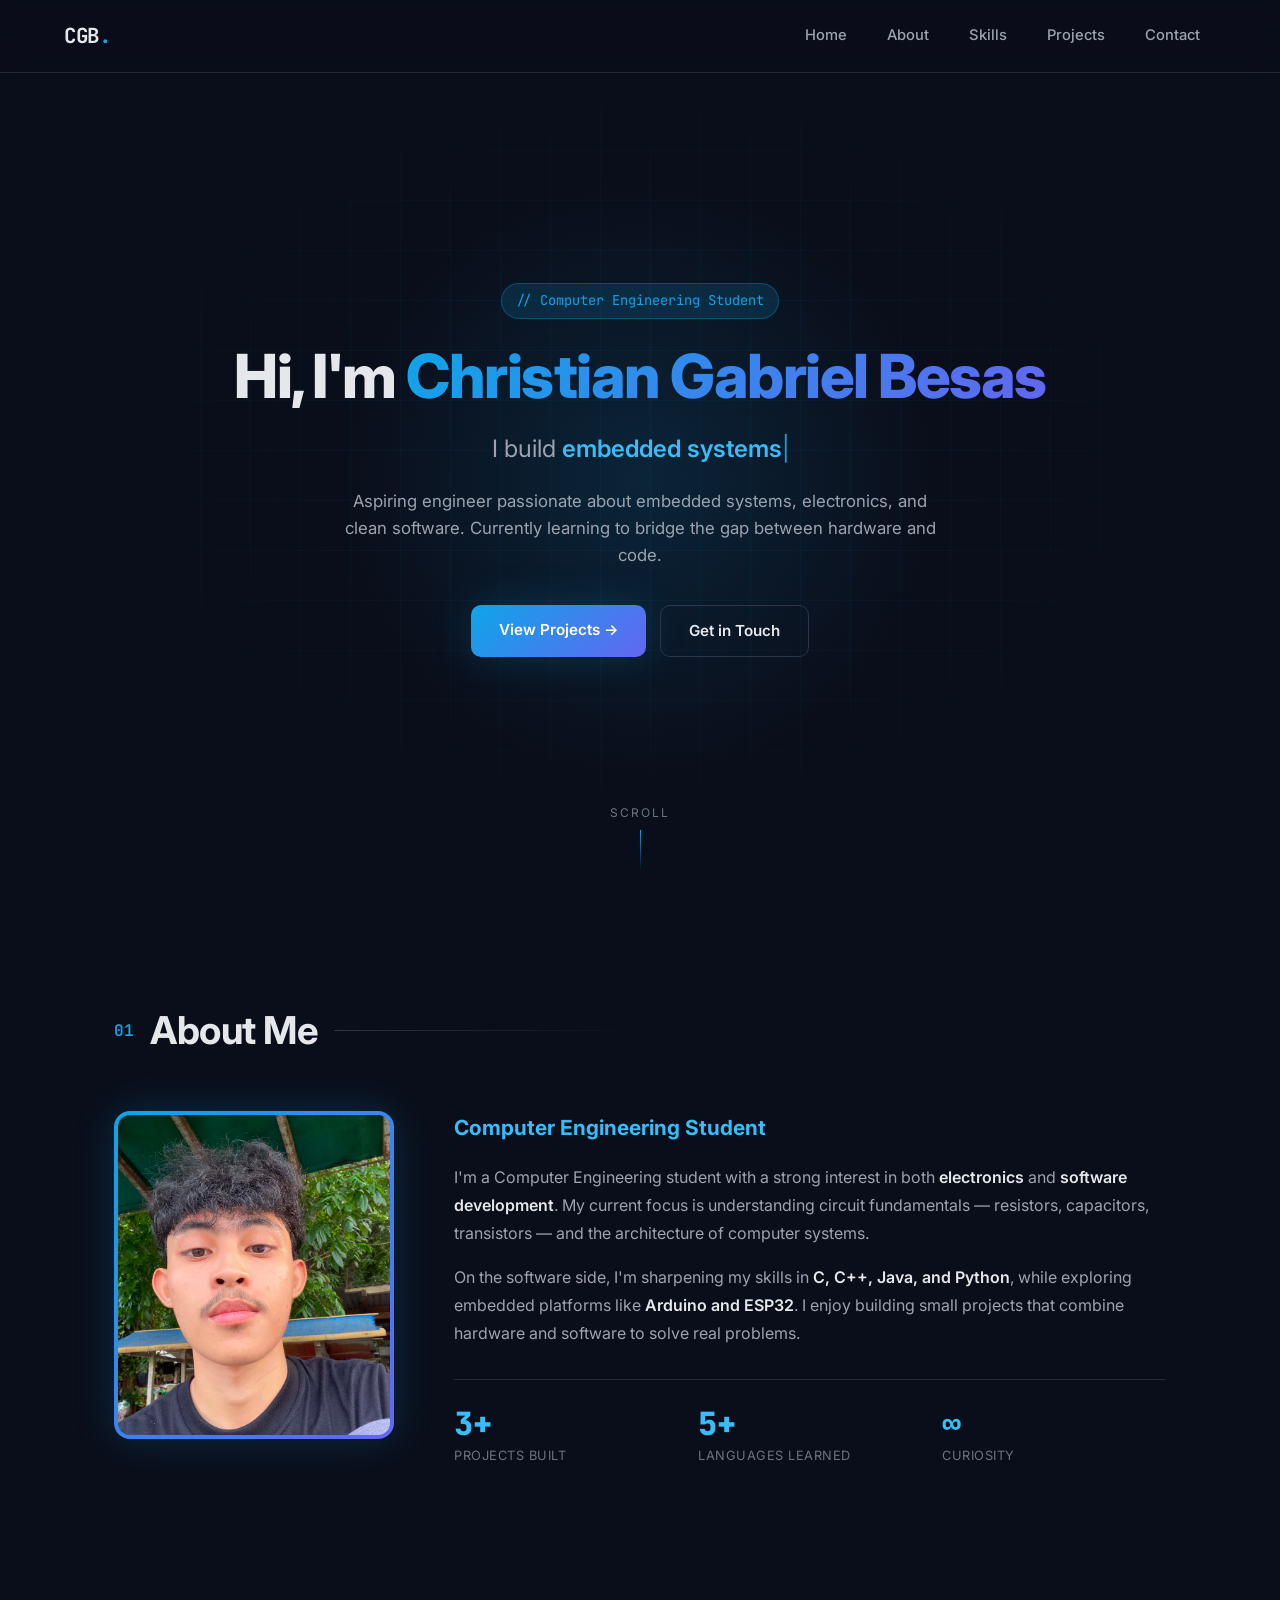
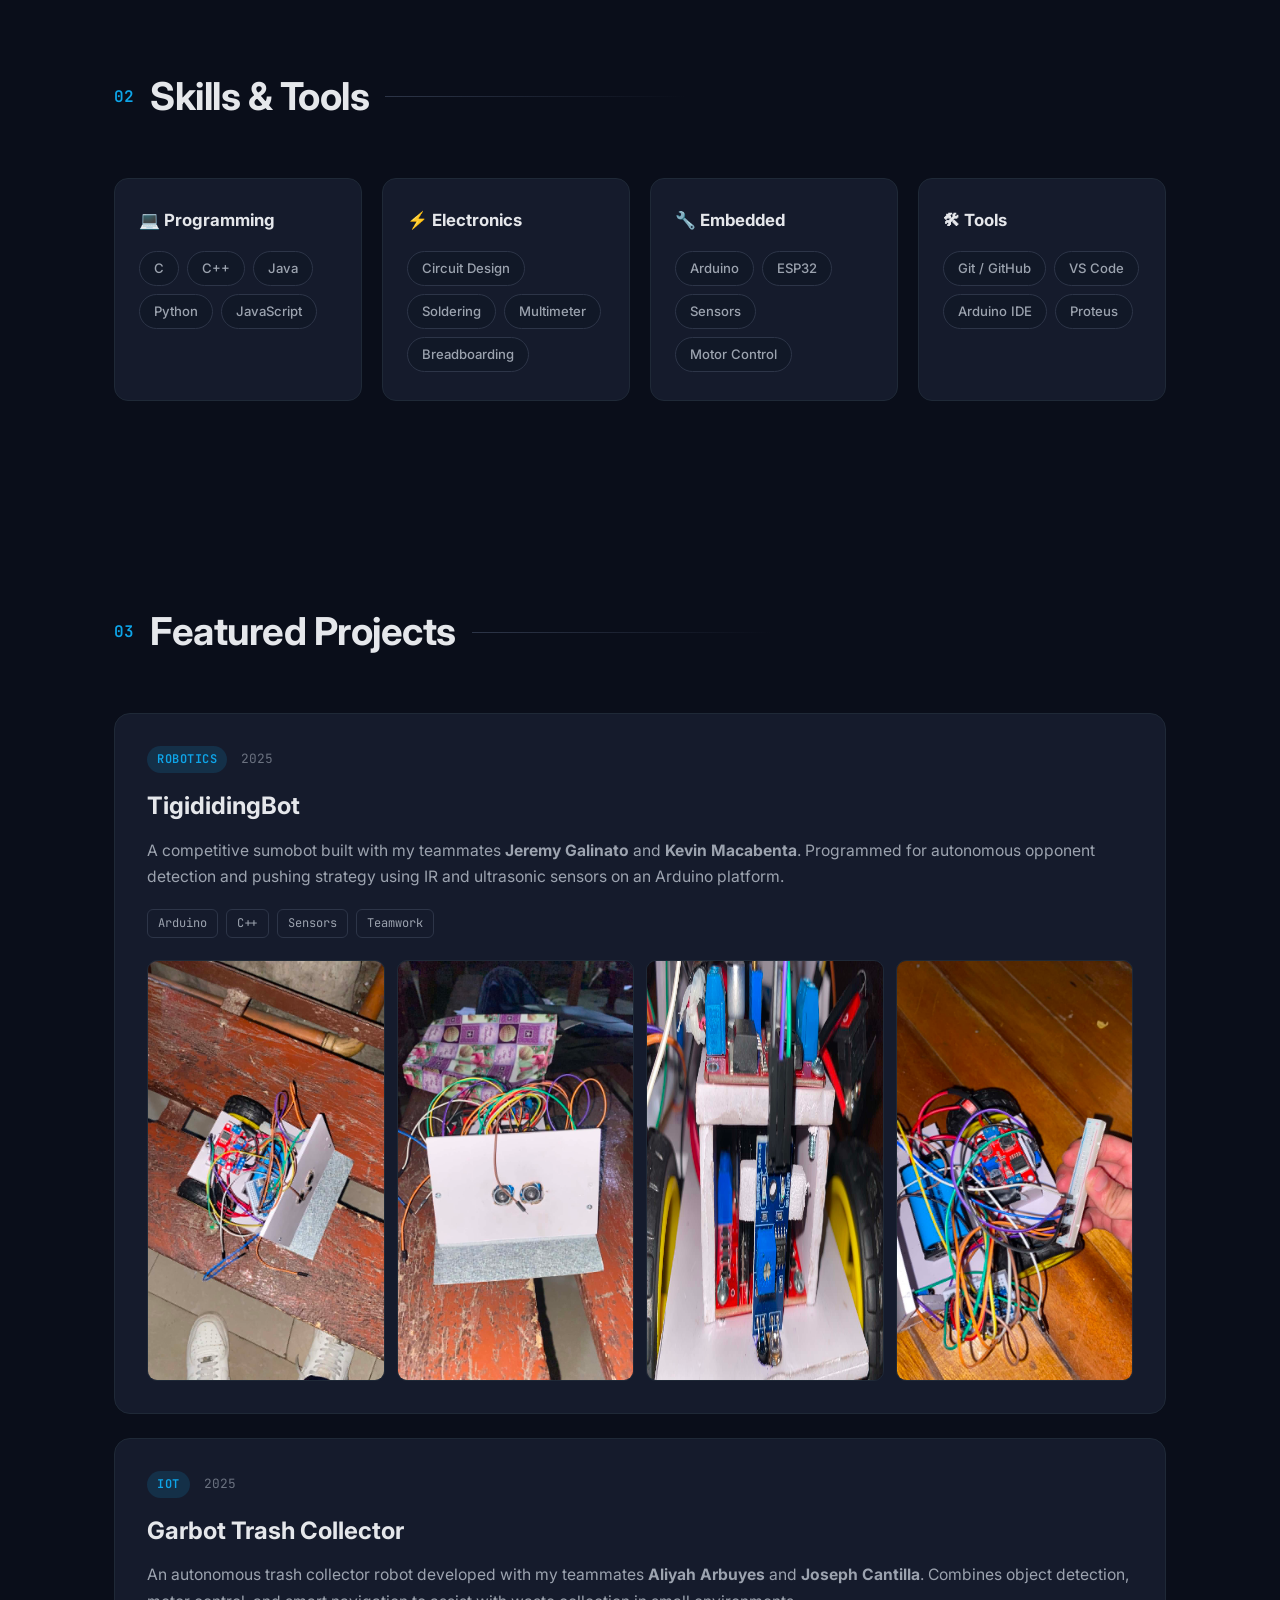
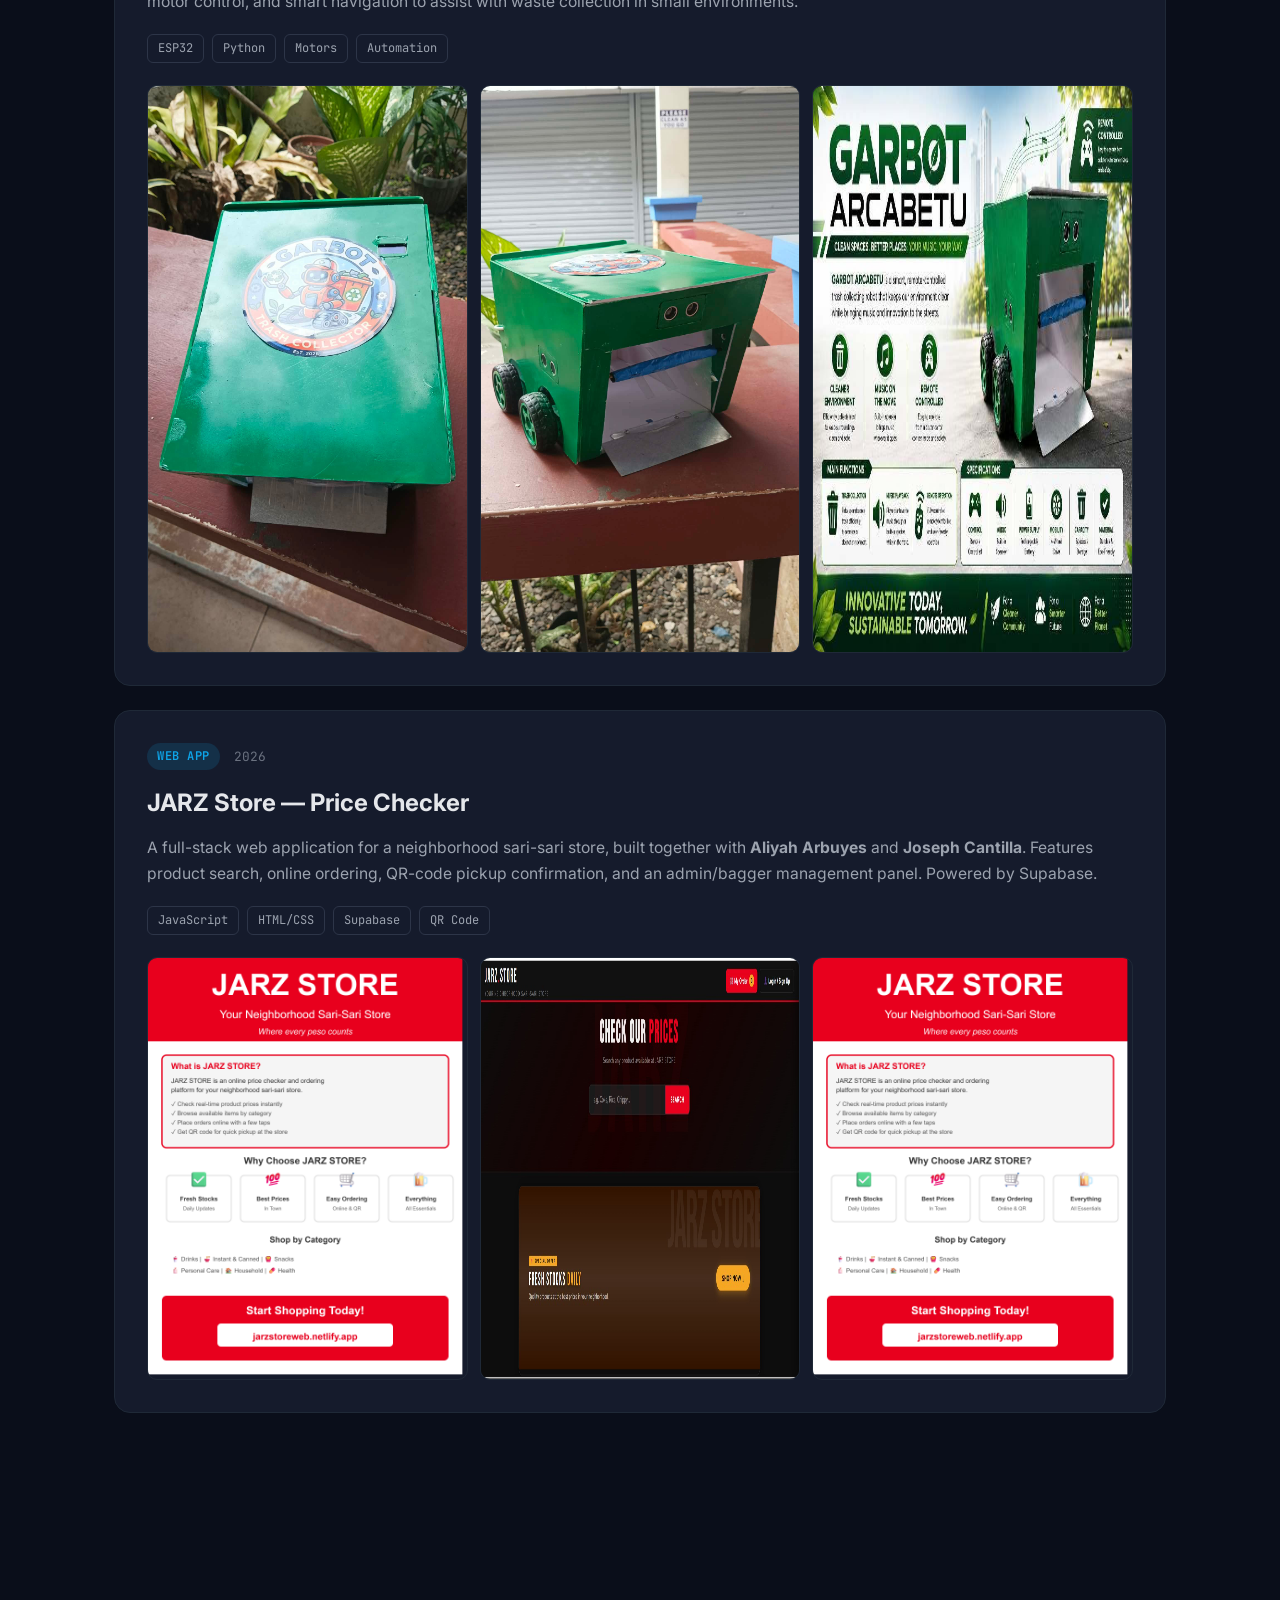
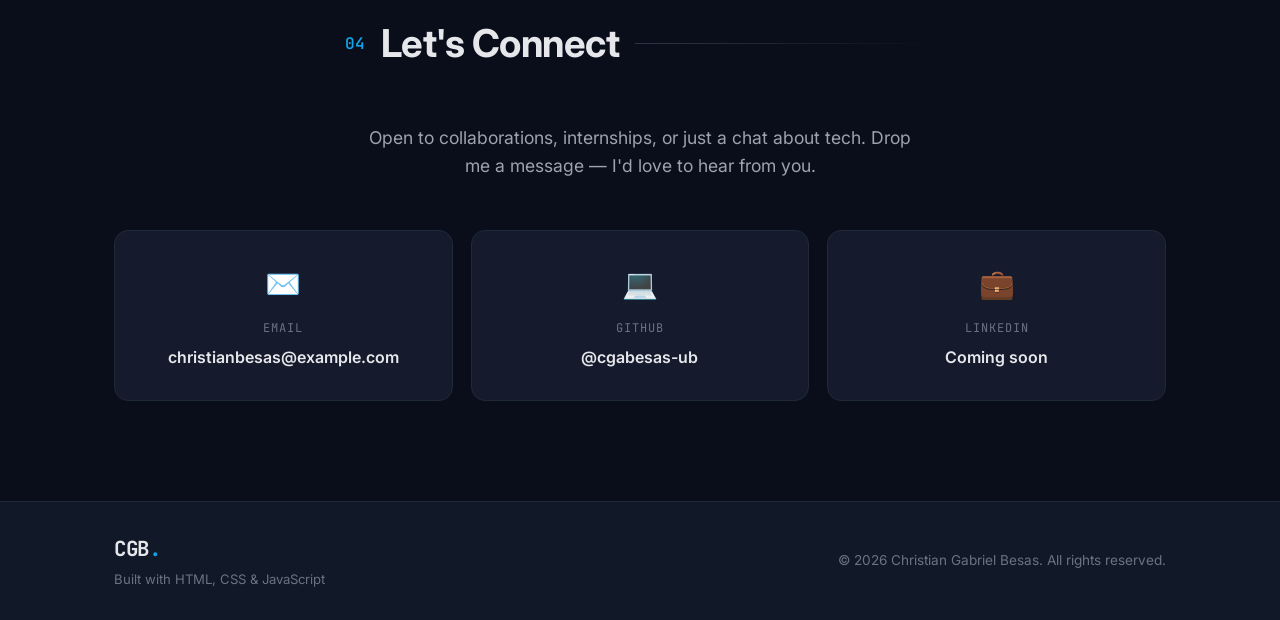
<file: index.html>
<!DOCTYPE html>
<html lang="en">
<head>
  <meta charset="UTF-8" />
  <meta name="viewport" content="width=device-width, initial-scale=1.0" />
  <meta name="description" content="Christian Gabriel Besas — Computer Engineering Student Portfolio" />
  <title>Christian Gabriel Besas | Computer Engineering Portfolio</title>
  <link rel="preconnect" href="https://fonts.googleapis.com">
  <link rel="preconnect" href="https://fonts.gstatic.com" crossorigin>
  <link href="https://fonts.googleapis.com/css2?family=Inter:wght@400;500;600;700;800&family=JetBrains+Mono:wght@400;600&display=swap" rel="stylesheet">
  <link rel="stylesheet" href="style.css" />
</head>
<body>

  <!-- NAVBAR -->
  <nav class="navbar">
    <div class="nav-container">
      <a href="#home" class="logo">CGB<span class="logo-dot">.</span></a>
      <ul class="nav-links">
        <li><a href="#home">Home</a></li>
        <li><a href="#about">About</a></li>
        <li><a href="#skills">Skills</a></li>
        <li><a href="#projects">Projects</a></li>
        <li><a href="#contact">Contact</a></li>
      </ul>
      <button class="nav-toggle" id="navToggle" aria-label="Menu">
        <span></span><span></span><span></span>
      </button>
    </div>
  </nav>

  <!-- HERO -->
  <section id="home" class="hero">
    <div class="hero-bg-grid"></div>
    <div class="hero-container">
      <div class="hero-tag">// Computer Engineering Student</div>
      <h1 class="hero-title">
        Hi, I'm <span class="accent">Christian Gabriel Besas</span>
      </h1>
      <p class="hero-subtitle">
        I build <span id="typed" class="typed-text"></span><span class="cursor">|</span>
      </p>
      <p class="hero-description">
        Aspiring engineer passionate about embedded systems, electronics, and clean software.
        Currently learning to bridge the gap between hardware and code.
      </p>
      <div class="hero-actions">
        <a href="#projects" class="btn btn-primary">View Projects →</a>
        <a href="#contact" class="btn btn-secondary">Get in Touch</a>
      </div>
    </div>
    <div class="hero-scroll">
      <span>Scroll</span>
      <div class="scroll-line"></div>
    </div>
  </section>

  <!-- ABOUT -->
  <section id="about" class="section about">
    <div class="container">
      <div class="section-header">
        <span class="section-number">01</span>
        <h2 class="section-title">About Me</h2>
        <div class="section-line"></div>
      </div>
      <div class="about-grid">
        <div class="about-image-wrap">
          <div class="about-image-frame">
            <img src="profile.jpg" alt="Christian Gabriel Besas" class="about-image" onerror="this.src='https://via.placeholder.com/300x300/0ea5e9/ffffff?text=CGB'" />
          </div>
        </div>
        <div class="about-text">
          <h3>Computer Engineering Student</h3>
          <p>
            I'm a Computer Engineering student with a strong interest in both
            <strong>electronics</strong> and <strong>software development</strong>.
            My current focus is understanding circuit fundamentals — resistors,
            capacitors, transistors — and the architecture of computer systems.
          </p>
          <p>
            On the software side, I'm sharpening my skills in
            <strong>C, C++, Java, and Python</strong>, while exploring embedded
            platforms like <strong>Arduino and ESP32</strong>. I enjoy building
            small projects that combine hardware and software to solve real problems.
          </p>
          <div class="about-stats">
            <div class="stat">
              <div class="stat-num">3+</div>
              <div class="stat-label">Projects Built</div>
            </div>
            <div class="stat">
              <div class="stat-num">5+</div>
              <div class="stat-label">Languages Learned</div>
            </div>
            <div class="stat">
              <div class="stat-num">∞</div>
              <div class="stat-label">Curiosity</div>
            </div>
          </div>
        </div>
      </div>
    </div>
  </section>

  <!-- SKILLS -->
  <section id="skills" class="section skills">
    <div class="container">
      <div class="section-header">
        <span class="section-number">02</span>
        <h2 class="section-title">Skills & Tools</h2>
        <div class="section-line"></div>
      </div>
      <div class="skills-grid">
        <div class="skill-category">
          <h3>💻 Programming</h3>
          <div class="skill-list">
            <span class="skill-chip">C</span>
            <span class="skill-chip">C++</span>
            <span class="skill-chip">Java</span>
            <span class="skill-chip">Python</span>
            <span class="skill-chip">JavaScript</span>
          </div>
        </div>
        <div class="skill-category">
          <h3>⚡ Electronics</h3>
          <div class="skill-list">
            <span class="skill-chip">Circuit Design</span>
            <span class="skill-chip">Soldering</span>
            <span class="skill-chip">Multimeter</span>
            <span class="skill-chip">Breadboarding</span>
          </div>
        </div>
        <div class="skill-category">
          <h3>🔧 Embedded</h3>
          <div class="skill-list">
            <span class="skill-chip">Arduino</span>
            <span class="skill-chip">ESP32</span>
            <span class="skill-chip">Sensors</span>
            <span class="skill-chip">Motor Control</span>
          </div>
        </div>
        <div class="skill-category">
          <h3>🛠 Tools</h3>
          <div class="skill-list">
            <span class="skill-chip">Git / GitHub</span>
            <span class="skill-chip">VS Code</span>
            <span class="skill-chip">Arduino IDE</span>
            <span class="skill-chip">Proteus</span>
          </div>
        </div>
      </div>
    </div>
  </section>

  <!-- PROJECTS -->
  <section id="projects" class="section projects">
    <div class="container">
      <div class="section-header">
        <span class="section-number">03</span>
        <h2 class="section-title">Featured Projects</h2>
        <div class="section-line"></div>
      </div>
      <div class="project-list">

        <!-- PROJECT 1 -->
        <article class="project-card">
          <div class="project-meta">
            <span class="project-label">Robotics</span>
            <span class="project-year">2025</span>
          </div>
          <h3 class="project-title">TigididingBot</h3>
          <p class="project-description">
            A competitive sumobot built with my teammates
            <strong>Jeremy Galinato</strong> and <strong>Kevin Macabenta</strong>.
            Programmed for autonomous opponent detection and pushing strategy
            using IR and ultrasonic sensors on an Arduino platform.
          </p>
          <div class="project-tags">
            <span>Arduino</span>
            <span>C++</span>
            <span>Sensors</span>
            <span>Teamwork</span>
          </div>
          <div class="project-media">
            <img src="sumobot1.jpg" alt="TigididingBot" onerror="this.style.display='none'" />
            <img src="sumobot2.jpg" alt="TigididingBot in action" onerror="this.style.display='none'" />
            <img src="sumobot3.jpg" alt="TigididingBot team" onerror="this.style.display='none'" />
            <img src="sumobot4.jpg" alt="TigididingBot competition" onerror="this.style.display='none'" />
          </div>
        </article>

        <!-- PROJECT 2 -->
        <article class="project-card">
          <div class="project-meta">
            <span class="project-label">IoT</span>
            <span class="project-year">2025</span>
          </div>
          <h3 class="project-title">Garbot Trash Collector</h3>
          <p class="project-description">
            An autonomous trash collector robot developed with my teammates
            <strong>Aliyah Arbuyes</strong> and <strong>Joseph Cantilla</strong>.
            Combines object detection, motor control, and smart navigation to
            assist with waste collection in small environments.
          </p>
          <div class="project-tags">
            <span>ESP32</span>
            <span>Python</span>
            <span>Motors</span>
            <span>Automation</span>
          </div>
          <div class="project-media">
            <img src="garbot1.jpg" alt="Garbot Trash Collector" onerror="this.style.display='none'" />
            <img src="garbot2.jpg" alt="Garbot prototype" onerror="this.style.display='none'" />
            <img src="garbot3.jpg" alt="Garbot team" onerror="this.style.display='none'" />
          </div>
        </article>

        <!-- PROJECT 3 -->
        <article class="project-card">
          <div class="project-meta">
            <span class="project-label">Web App</span>
            <span class="project-year">2026</span>
          </div>
          <h3 class="project-title">JARZ Store — Price Checker</h3>
          <p class="project-description">
            A full-stack web application for a neighborhood sari-sari store,
            built together with <strong>Aliyah Arbuyes</strong> and
            <strong>Joseph Cantilla</strong>. Features product search, online
            ordering, QR-code pickup confirmation, and an admin/bagger management
            panel. Powered by Supabase.
          </p>
          <div class="project-tags">
            <span>JavaScript</span>
            <span>HTML/CSS</span>
            <span>Supabase</span>
            <span>QR Code</span>
          </div>
          <div class="project-media">
            <img src="jarz1.jpg" alt="JARZ Store homepage" onerror="this.style.display='none'" />
            <img src="jarz2.jpg" alt="JARZ Store products" onerror="this.style.display='none'" />
            <img src="jarz_store_promotional_poster.png" alt="JARZ Store promotional poster" onerror="this.style.display='none'" />
          </div>
        </article>

      </div>
    </div>
  </section>

  <!-- CONTACT -->
  <section id="contact" class="section contact">
    <div class="container contact-container">
      <div class="section-header centered">
        <span class="section-number">04</span>
        <h2 class="section-title">Let's Connect</h2>
        <div class="section-line"></div>
      </div>
      <p class="contact-lead">
        Open to collaborations, internships, or just a chat about tech.
        Drop me a message — I'd love to hear from you.
      </p>
      <div class="contact-links">
        <a href="mailto:christianbesas@example.com" class="contact-card">
          <div class="contact-icon">✉️</div>
          <div class="contact-label">Email</div>
          <div class="contact-value">christianbesas@example.com</div>
        </a>
        <a href="https://github.com/cgabesas-ub" target="_blank" rel="noopener" class="contact-card">
          <div class="contact-icon">💻</div>
          <div class="contact-label">GitHub</div>
          <div class="contact-value">@cgabesas-ub</div>
        </a>
        <a href="#" class="contact-card">
          <div class="contact-icon">💼</div>
          <div class="contact-label">LinkedIn</div>
          <div class="contact-value">Coming soon</div>
        </a>
      </div>
    </div>
  </section>

  <!-- FOOTER -->
  <footer class="footer">
    <div class="container footer-container">
      <div class="footer-brand">
        <span class="logo">CGB<span class="logo-dot">.</span></span>
        <p>Built with HTML, CSS & JavaScript</p>
      </div>
      <div class="footer-copyright">
        © 2026 Christian Gabriel Besas. All rights reserved.
      </div>
    </div>
  </footer>

  <script src="script.js"></script>
</body>
</html>
</file>
<file: style.css>
/* ===================================================
   Christian Gabriel Besas — Portfolio
   Professional dark theme with cyan accents
   =================================================== */

:root {
  --bg: #0a0e1a;
  --bg-elevated: #111827;
  --bg-card: #151b2c;
  --border: #1f2937;
  --border-light: #2d3548;
  --text: #e5e7eb;
  --text-muted: #9ca3af;
  --text-dim: #6b7280;
  --accent: #0ea5e9;
  --accent-glow: rgba(14, 165, 233, 0.15);
  --accent-light: #38bdf8;
  --gradient: linear-gradient(135deg, #0ea5e9 0%, #6366f1 100%);
  --shadow-sm: 0 2px 8px rgba(0, 0, 0, 0.3);
  --shadow-md: 0 8px 24px rgba(0, 0, 0, 0.4);
  --shadow-glow: 0 0 40px rgba(14, 165, 233, 0.2);
}

* { margin: 0; padding: 0; box-sizing: border-box; }

html { scroll-behavior: smooth; }

body {
  font-family: 'Inter', -apple-system, BlinkMacSystemFont, sans-serif;
  background: var(--bg);
  color: var(--text);
  line-height: 1.6;
  overflow-x: hidden;
  -webkit-font-smoothing: antialiased;
}

a { color: inherit; text-decoration: none; }

.container {
  max-width: 1100px;
  margin: 0 auto;
  padding: 0 24px;
}

/* ============ NAVBAR ============ */
.navbar {
  position: fixed;
  top: 0;
  left: 0;
  right: 0;
  z-index: 100;
  background: rgba(10, 14, 26, 0.8);
  backdrop-filter: blur(12px);
  border-bottom: 1px solid var(--border);
}
.nav-container {
  max-width: 1200px;
  margin: 0 auto;
  padding: 16px 24px;
  display: flex;
  align-items: center;
  justify-content: space-between;
}
.logo {
  font-family: 'JetBrains Mono', monospace;
  font-weight: 700;
  font-size: 1.3rem;
  color: var(--text);
  letter-spacing: -0.5px;
}
.logo-dot { color: var(--accent); }

.nav-links {
  display: flex;
  list-style: none;
  gap: 8px;
}
.nav-links a {
  display: block;
  padding: 8px 16px;
  font-size: 0.92rem;
  font-weight: 500;
  color: var(--text-muted);
  border-radius: 8px;
  transition: all 0.2s ease;
}
.nav-links a:hover {
  color: var(--accent-light);
  background: var(--accent-glow);
}
.nav-toggle {
  display: none;
  background: none;
  border: none;
  cursor: pointer;
  flex-direction: column;
  gap: 5px;
  padding: 4px;
}
.nav-toggle span {
  width: 26px;
  height: 2px;
  background: var(--text);
  transition: 0.3s;
}

/* ============ HERO ============ */
.hero {
  min-height: 100vh;
  display: flex;
  align-items: center;
  justify-content: center;
  position: relative;
  padding: 100px 24px 60px;
  overflow: hidden;
}
.hero-bg-grid {
  position: absolute;
  inset: 0;
  background-image:
    linear-gradient(rgba(14, 165, 233, 0.05) 1px, transparent 1px),
    linear-gradient(90deg, rgba(14, 165, 233, 0.05) 1px, transparent 1px);
  background-size: 50px 50px;
  mask-image: radial-gradient(ellipse at center, black 30%, transparent 70%);
  -webkit-mask-image: radial-gradient(ellipse at center, black 30%, transparent 70%);
  pointer-events: none;
}
.hero::before {
  content: '';
  position: absolute;
  top: 20%;
  left: 50%;
  transform: translateX(-50%);
  width: 600px;
  height: 600px;
  background: radial-gradient(circle, var(--accent-glow), transparent 70%);
  pointer-events: none;
}
.hero-container {
  max-width: 900px;
  text-align: center;
  position: relative;
  z-index: 1;
}
.hero-tag {
  display: inline-block;
  font-family: 'JetBrains Mono', monospace;
  font-size: 0.85rem;
  color: var(--accent);
  padding: 6px 14px;
  background: var(--accent-glow);
  border: 1px solid rgba(14, 165, 233, 0.3);
  border-radius: 50px;
  margin-bottom: 24px;
}
.hero-title {
  font-size: clamp(2rem, 6vw, 3.8rem);
  font-weight: 800;
  letter-spacing: -1.5px;
  line-height: 1.1;
  margin-bottom: 20px;
}
.accent {
  background: var(--gradient);
  -webkit-background-clip: text;
  background-clip: text;
  -webkit-text-fill-color: transparent;
}
.hero-subtitle {
  font-size: clamp(1.1rem, 2.5vw, 1.5rem);
  color: var(--text-muted);
  margin-bottom: 20px;
  min-height: 1.5em;
}
.typed-text {
  color: var(--accent-light);
  font-weight: 600;
}
.cursor {
  color: var(--accent);
  animation: blink 1s infinite;
}
@keyframes blink { 50% { opacity: 0; } }

.hero-description {
  font-size: 1.05rem;
  color: var(--text-muted);
  max-width: 600px;
  margin: 0 auto 36px;
}
.hero-actions {
  display: flex;
  gap: 14px;
  justify-content: center;
  flex-wrap: wrap;
}
.btn {
  display: inline-block;
  padding: 13px 28px;
  font-size: 0.95rem;
  font-weight: 600;
  border-radius: 10px;
  transition: all 0.25s ease;
  cursor: pointer;
  border: none;
}
.btn-primary {
  background: var(--gradient);
  color: #fff;
  box-shadow: var(--shadow-glow);
}
.btn-primary:hover {
  transform: translateY(-2px);
  box-shadow: 0 0 60px rgba(14, 165, 233, 0.4);
}
.btn-secondary {
  background: transparent;
  color: var(--text);
  border: 1px solid var(--border-light);
}
.btn-secondary:hover {
  border-color: var(--accent);
  color: var(--accent-light);
}
.hero-scroll {
  position: absolute;
  bottom: 30px;
  left: 50%;
  transform: translateX(-50%);
  color: var(--text-dim);
  font-size: 0.75rem;
  letter-spacing: 2px;
  text-transform: uppercase;
  display: flex;
  flex-direction: column;
  align-items: center;
  gap: 8px;
}
.scroll-line {
  width: 1px;
  height: 40px;
  background: linear-gradient(to bottom, var(--accent), transparent);
  animation: scrollPulse 2s ease-in-out infinite;
}
@keyframes scrollPulse {
  0%, 100% { opacity: 0.3; height: 30px; }
  50% { opacity: 1; height: 50px; }
}

/* ============ SECTION ============ */
.section {
  padding: 100px 0;
  position: relative;
}
.section-header {
  display: flex;
  align-items: center;
  gap: 16px;
  margin-bottom: 50px;
}
.section-header.centered {
  justify-content: center;
  text-align: center;
}
.section-number {
  font-family: 'JetBrains Mono', monospace;
  color: var(--accent);
  font-size: 1rem;
  font-weight: 600;
}
.section-title {
  font-size: clamp(1.6rem, 4vw, 2.4rem);
  font-weight: 700;
  letter-spacing: -0.5px;
}
.section-line {
  flex: 1;
  height: 1px;
  background: linear-gradient(to right, var(--border-light), transparent);
  max-width: 300px;
}

/* ============ ABOUT ============ */
.about-grid {
  display: grid;
  grid-template-columns: 280px 1fr;
  gap: 60px;
  align-items: start;
}
.about-image-frame {
  position: relative;
  border-radius: 16px;
  overflow: hidden;
  background: var(--gradient);
  padding: 4px;
  box-shadow: var(--shadow-glow);
}
.about-image {
  width: 100%;
  height: 320px;
  object-fit: cover;
  border-radius: 12px;
  display: block;
}
.about-text h3 {
  font-size: 1.3rem;
  font-weight: 700;
  margin-bottom: 18px;
  color: var(--accent-light);
}
.about-text p {
  color: var(--text-muted);
  margin-bottom: 16px;
  font-size: 1rem;
  line-height: 1.75;
}
.about-text strong { color: var(--text); font-weight: 600; }

.about-stats {
  display: grid;
  grid-template-columns: repeat(3, 1fr);
  gap: 20px;
  margin-top: 32px;
  padding-top: 28px;
  border-top: 1px solid var(--border);
}
.stat-num {
  font-size: 2rem;
  font-weight: 800;
  color: var(--accent-light);
  font-family: 'JetBrains Mono', monospace;
  line-height: 1;
  margin-bottom: 6px;
}
.stat-label {
  font-size: 0.8rem;
  color: var(--text-dim);
  letter-spacing: 0.5px;
  text-transform: uppercase;
}

/* ============ SKILLS ============ */
.skills-grid {
  display: grid;
  grid-template-columns: repeat(auto-fit, minmax(240px, 1fr));
  gap: 20px;
}
.skill-category {
  background: var(--bg-card);
  border: 1px solid var(--border);
  border-radius: 14px;
  padding: 28px 24px;
  transition: all 0.25s ease;
}
.skill-category:hover {
  border-color: var(--accent);
  transform: translateY(-4px);
  box-shadow: var(--shadow-md);
}
.skill-category h3 {
  font-size: 1.05rem;
  margin-bottom: 18px;
  color: var(--text);
}
.skill-list {
  display: flex;
  flex-wrap: wrap;
  gap: 8px;
}
.skill-chip {
  background: var(--bg-elevated);
  color: var(--text-muted);
  font-size: 0.82rem;
  font-weight: 500;
  padding: 6px 14px;
  border-radius: 50px;
  border: 1px solid var(--border-light);
}

/* ============ PROJECTS ============ */
.project-list {
  display: flex;
  flex-direction: column;
  gap: 24px;
}
.project-card {
  background: var(--bg-card);
  border: 1px solid var(--border);
  border-radius: 16px;
  padding: 32px;
  transition: all 0.25s ease;
  position: relative;
  overflow: hidden;
}
.project-card::before {
  content: '';
  position: absolute;
  top: 0;
  left: 0;
  right: 0;
  height: 1px;
  background: var(--gradient);
  opacity: 0;
  transition: opacity 0.3s ease;
}
.project-card:hover {
  border-color: var(--border-light);
  transform: translateY(-3px);
  box-shadow: var(--shadow-md);
}
.project-card:hover::before { opacity: 1; }

.project-meta {
  display: flex;
  align-items: center;
  gap: 14px;
  margin-bottom: 14px;
}
.project-label {
  font-family: 'JetBrains Mono', monospace;
  font-size: 0.75rem;
  font-weight: 600;
  color: var(--accent);
  background: var(--accent-glow);
  padding: 4px 10px;
  border-radius: 50px;
  letter-spacing: 0.5px;
  text-transform: uppercase;
}
.project-year {
  font-family: 'JetBrains Mono', monospace;
  font-size: 0.8rem;
  color: var(--text-dim);
}
.project-title {
  font-size: 1.5rem;
  font-weight: 700;
  margin-bottom: 12px;
  color: var(--text);
}
.project-description {
  color: var(--text-muted);
  font-size: 0.98rem;
  margin-bottom: 18px;
  line-height: 1.7;
}
.project-tags {
  display: flex;
  flex-wrap: wrap;
  gap: 8px;
  margin-bottom: 22px;
}
.project-tags span {
  font-family: 'JetBrains Mono', monospace;
  font-size: 0.75rem;
  color: var(--text-muted);
  padding: 4px 10px;
  border: 1px solid var(--border-light);
  border-radius: 6px;
}
.project-media {
  display: flex;
  gap: 12px;
  flex-wrap: wrap;
}
.project-media video,
.project-media img {
  flex: 1;
  min-width: 200px;
  max-width: 100%;
  border-radius: 10px;
  border: 1px solid var(--border);
}
.media-placeholder {
  flex: 1;
  padding: 40px;
  text-align: center;
  background: var(--bg-elevated);
  border: 1px dashed var(--border-light);
  border-radius: 10px;
  color: var(--text-dim);
  font-size: 0.9rem;
}

/* ============ CONTACT ============ */
.contact-container {
  text-align: center;
}
.contact-lead {
  font-size: 1.1rem;
  color: var(--text-muted);
  max-width: 560px;
  margin: 0 auto 50px;
}
.contact-links {
  display: grid;
  grid-template-columns: repeat(auto-fit, minmax(220px, 1fr));
  gap: 18px;
}
.contact-card {
  background: var(--bg-card);
  border: 1px solid var(--border);
  border-radius: 14px;
  padding: 30px 24px;
  transition: all 0.25s ease;
}
.contact-card:hover {
  border-color: var(--accent);
  transform: translateY(-4px);
  box-shadow: var(--shadow-md);
}
.contact-icon {
  font-size: 1.8rem;
  margin-bottom: 12px;
}
.contact-label {
  font-family: 'JetBrains Mono', monospace;
  font-size: 0.75rem;
  text-transform: uppercase;
  letter-spacing: 1px;
  color: var(--text-dim);
  margin-bottom: 6px;
}
.contact-value {
  font-weight: 600;
  color: var(--text);
}

/* ============ FOOTER ============ */
.footer {
  border-top: 1px solid var(--border);
  padding: 30px 0;
  background: var(--bg-elevated);
}
.footer-container {
  display: flex;
  justify-content: space-between;
  align-items: center;
  flex-wrap: wrap;
  gap: 16px;
}
.footer-brand p {
  font-size: 0.82rem;
  color: var(--text-dim);
  margin-top: 4px;
}
.footer-copyright {
  font-size: 0.85rem;
  color: var(--text-dim);
}

/* ============ RESPONSIVE ============ */
@media (max-width: 768px) {
  .nav-links { display: none; }
  .nav-toggle { display: flex; }
  .nav-links.open {
    display: flex;
    position: absolute;
    top: 60px;
    left: 0;
    right: 0;
    flex-direction: column;
    background: var(--bg-elevated);
    border-top: 1px solid var(--border);
    padding: 16px;
  }
  .about-grid {
    grid-template-columns: 1fr;
    gap: 36px;
  }
  .about-image-frame { max-width: 240px; margin: 0 auto; }
  .about-image { height: 240px; }
  .about-stats { gap: 12px; }
  .stat-num { font-size: 1.5rem; }
  .section { padding: 70px 0; }
  .section-line { display: none; }
  .project-card { padding: 24px; }
}
</file>
